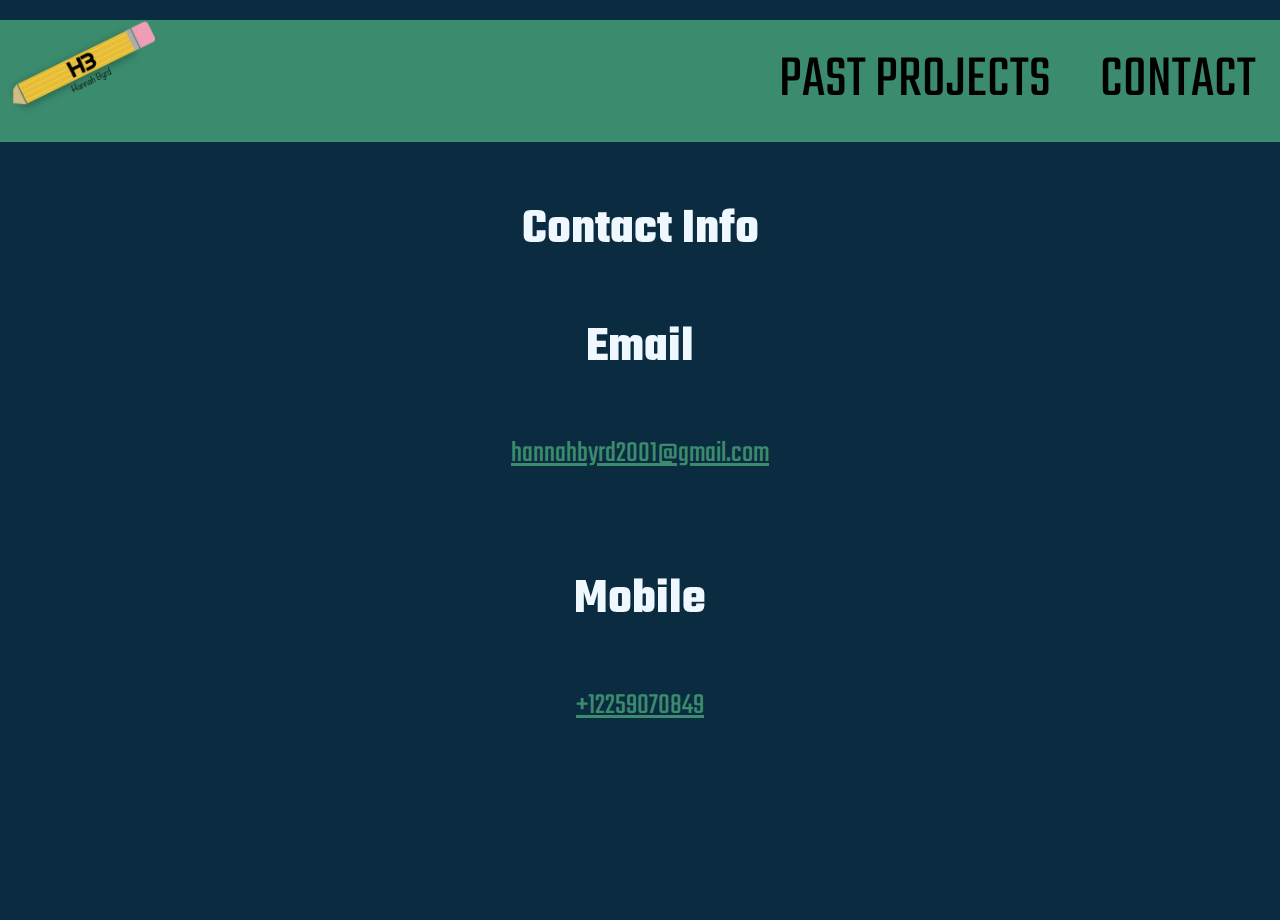
<file: contact.html>
<!doctype html>
<html class="no-js" lang="en">

<head>
  <meta charset="utf-8">
  <title>HNB Portfolio</title>
  <meta name="Portfolio" content="Site is my Portfolio">
  <meta name="viewport" content="width=device-width, initial-scale=1">

  <meta property="og:title" content="">
  <meta property="og:type" content="">
  <meta property="og:url" content="">
  <meta property="og:image" content="">

  <link rel="manifest" href="site.webmanifest">
  <link rel="apple-touch-icon" href="icon.png">
  <!-- Place favicon.ico in the root directory -->

  <link rel="stylesheet" href="css/normalize.css">
  <link rel="stylesheet" href="css/main.css">

  <meta name="theme-color" content="#fafafa">
  <link rel="preconnect" href="https://fonts.googleapis.com">
<link rel="preconnect" href="https://fonts.gstatic.com" crossorigin>
<link href="https://fonts.googleapis.com/css2?family=Shadows+Into+Light&family=Teko:wght@400;500;700&display=swap" rel="stylesheet">
</head>

<body>
  <!-- Place your site's HTML here -->
  <!-- nav bar starts her -->
  <header class="port-head">
    <a href="./index.html"><img class="port-logo" src="./img/hbpencilnobg.png" alt="my brand logo"></a>
    <nav class="port-main-nav">
      <div class="dropdown">
        <button class="dropbtn hvr-rectangle-out">Past Projects</button>
        <div class="dropdown-content">
          <a href="./Prev work pages/tshirt.html">T-shirt</a>
          <a href="./Prev work pages/letterhead.html">Letterhead</a>
          <a href="./Prev work pages/brochure.html">Brochure</a>
          <a href="./Prev work pages/photo.html">Photography</a>
          <a href="./Prev work pages/cameraplanet.html">Stop Motion</a>
          <a href="./Prev work pages/sound.html">Sound</a>
        </div>
      </div>
      <a class="port-links hvr-rectangle-out"href="./contact.html">Contact</a>
    </nav>
  <!-- main nav bar end -->

  <!-- mobile nav -->
  <div class="port-monav-wrapper">
    <a href="javascript:void(0);" class="icon" onclick="myFunction()">
      MENU
    </a>
    <nav id="links" class="port-mobile-nav">
      <a href="./work.html">Previous work</a>
      <a href="../project3/Prev work pages/cameraplanet.html">Stop Motion</a>
      <a href="../project3/Prev work pages/sound.html">Sound</a>
      <a href="./contact.html">Contact</a>
    </nav>
  </div>
</header>
  <!-- mobile nav end -->

<h1> Contact Info</h1>
<div class="port-emailsec">
  <h2> Email</h2>
  <a  class="port-contact" href="mailto:hannahbyrd2001@gmail.com">hannahbyrd2001@gmail.com</a>
</div>

<div class="port-phonesec">
  <h2> Mobile</h2>
  <a  class="port-contact"href="tel:+12259070849">+12259070849</a>
</div>

  <script src="js/main.js"></script>
</body>

</html>
<!-- t-shirt/animation, brochure, letterhead, soundscape, birdgif -->
</file>
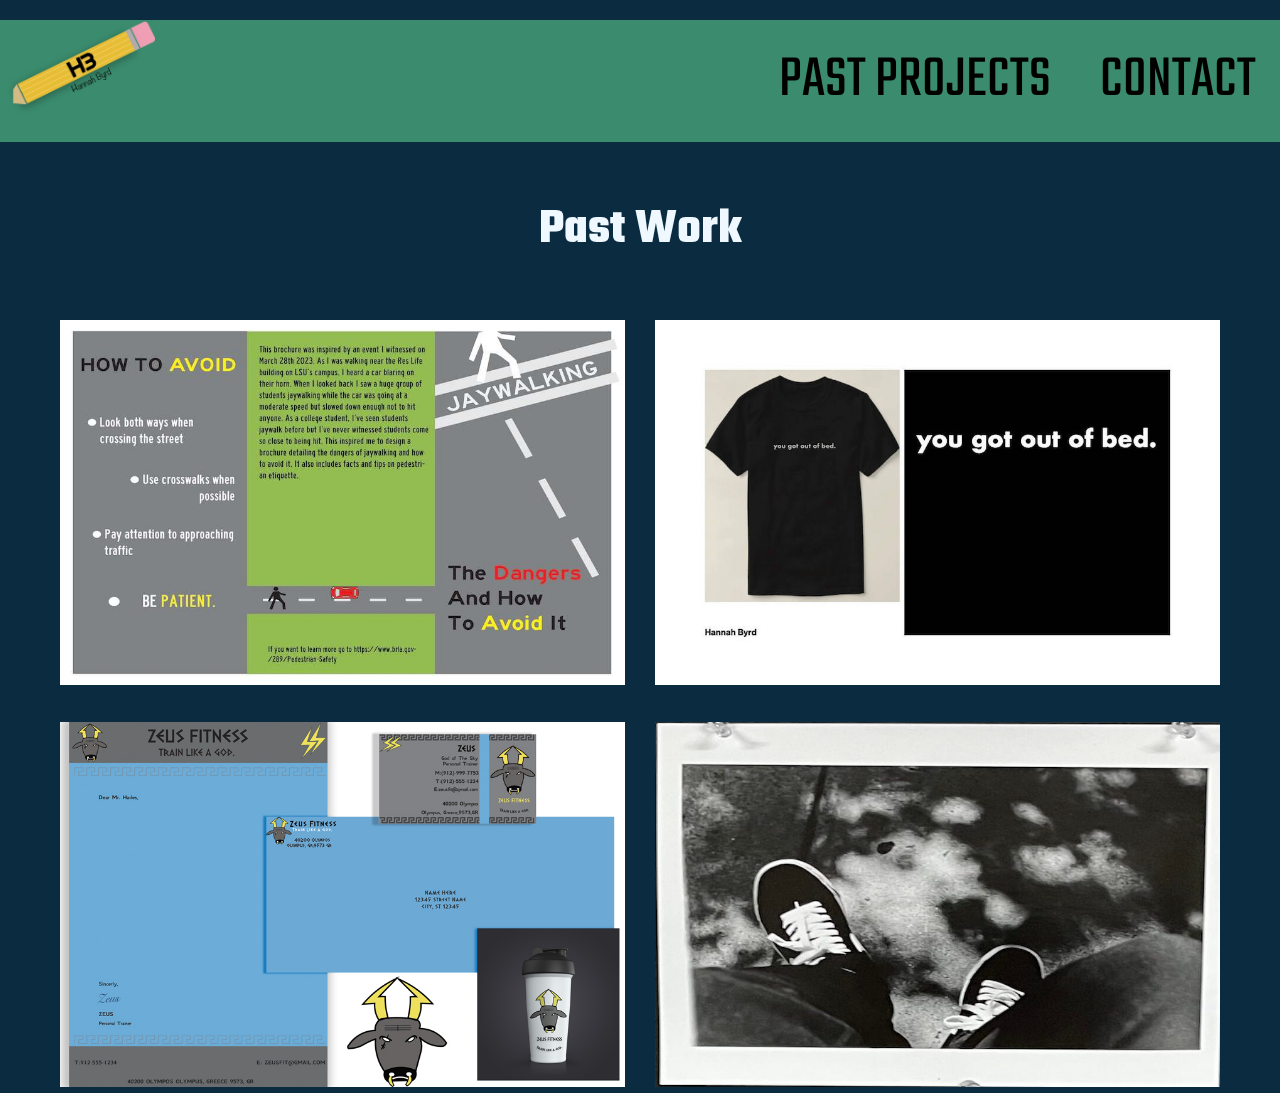
<file: work.html>
<!doctype html>
<html class="no-js" lang="en">

<head>
  <meta charset="utf-8">
  <title>HNB Portfolio</title>
  <meta name="Portfolio" content="Site is my Portfolio">
  <meta name="viewport" content="width=device-width, initial-scale=1">

  <meta property="og:title" content="">
  <meta property="og:type" content="">
  <meta property="og:url" content="">
  <meta property="og:image" content="">

  <link rel="manifest" href="site.webmanifest">
  <link rel="apple-touch-icon" href="icon.png">
  <!-- Place favicon.ico in the root directory -->

  <link rel="stylesheet" href="css/normalize.css">
  <link rel="stylesheet" href="css/main.css">

  <meta name="theme-color" content="#fafafa">
  <link rel="preconnect" href="https://fonts.googleapis.com">
<link rel="preconnect" href="https://fonts.gstatic.com" crossorigin>
<link href="https://fonts.googleapis.com/css2?family=Shadows+Into+Light&family=Teko:wght@400;500;700&display=swap" rel="stylesheet">
</head>

<body>
  <!-- Place your site's HTML here -->
  <!-- nav bar starts her -->
  <header class="port-head">
    <a href="./index.html"><img class="port-logo" src="./img/hbpencilnobg.png" alt="my brand logo"></a>
    <nav class="port-main-nav">
      <div class="dropdown">
        <a href="./work.html" class="dropbtn hvr-rectangle-out">Past Projects</a>
        <div class="dropdown-content">
          <a href="./Prev work pages/tshirt.html">T-shirt</a>
          <a href="./Prev work pages/letterhead.html">Letterhead</a>
          <a href="./Prev work pages/brochure.html">Brochure</a>
          <a href="./Prev work pages/photo.html">Photography</a>
          <a href="./Prev work pages/cameraplanet.html">Stop Motion</a>
          <a href="./Prev work pages/sound.html">Sound</a>
        </div>
      </div>
      <a class="port-links hvr-rectangle-out"href="./contact.html">Contact</a>
    </nav>
  <!-- main nav bar end -->

  <!-- mobile nav -->
  <div class="port-monav-wrapper">
    <a href="javascript:void(0);" class="icon" onclick="myFunction()">
      MENU
    </a>
    <nav id="links" class="port-mobile-nav">
      <a href="./work.html">Previous work</a>
      <a href="../project3/Prev work pages/cameraplanet.html">Stop Motion</a>
      <a href="../project3/Prev work pages/sound.html">Sound</a>
      <a href="./contact.html">Contact</a>
    </nav>
  </div>
</header>
  <!-- mobile nav end -->

  <h1>past work</h1>
<ul class="port-gallery">
    <li>
      <a class="port-wrapper"href="./Prev work pages/brochure.html">
        <div class="port-galimgs">
          <img src="./img/JWBROCHUREf_Outside.jpg" alt="">
          <div class="port-olay-content">
            <div class="port-olay-txt">Brochure</div>
          </div>
      </div>
    </a>
    </li>
    <li>
      <a class="port-wrapper"href="./Prev work pages/tshirt.html">
        <div class="port-galimgs">
          <img src="./img/Merch_Byrd (1).jpg" alt="">
            <div class="port-olay-content">
              <div class="port-olay-txt">Mantra Merch</div>
          </div>
        </div>
      </a>
    </li>
    <li>
      <a class="port-wrapper"href="./Prev work pages/letterhead.html">
        <div class="port-galimgs">
            <img src="./img/mockup.jpg" alt="">
            <div class="port-olay-content">
              <div class="port-olay-txt">Historical Identity Stationary</div>
          </div>
        </div>
      </a>
    </li>
    <li>
      <a class="port-wrapper"href="./Prev work pages/photo.html">
        <div class="port-galimgs">
        <img src="./img/shoes900.jpeg" alt="">
        <div class="port-olay-content">
          <div class="port-olay-txt">Photography</div>
      </div>
      </div>
      </a>
    </li>
</ul>

  <script src="js/main.js"></script>
</body>

</html>
</file>
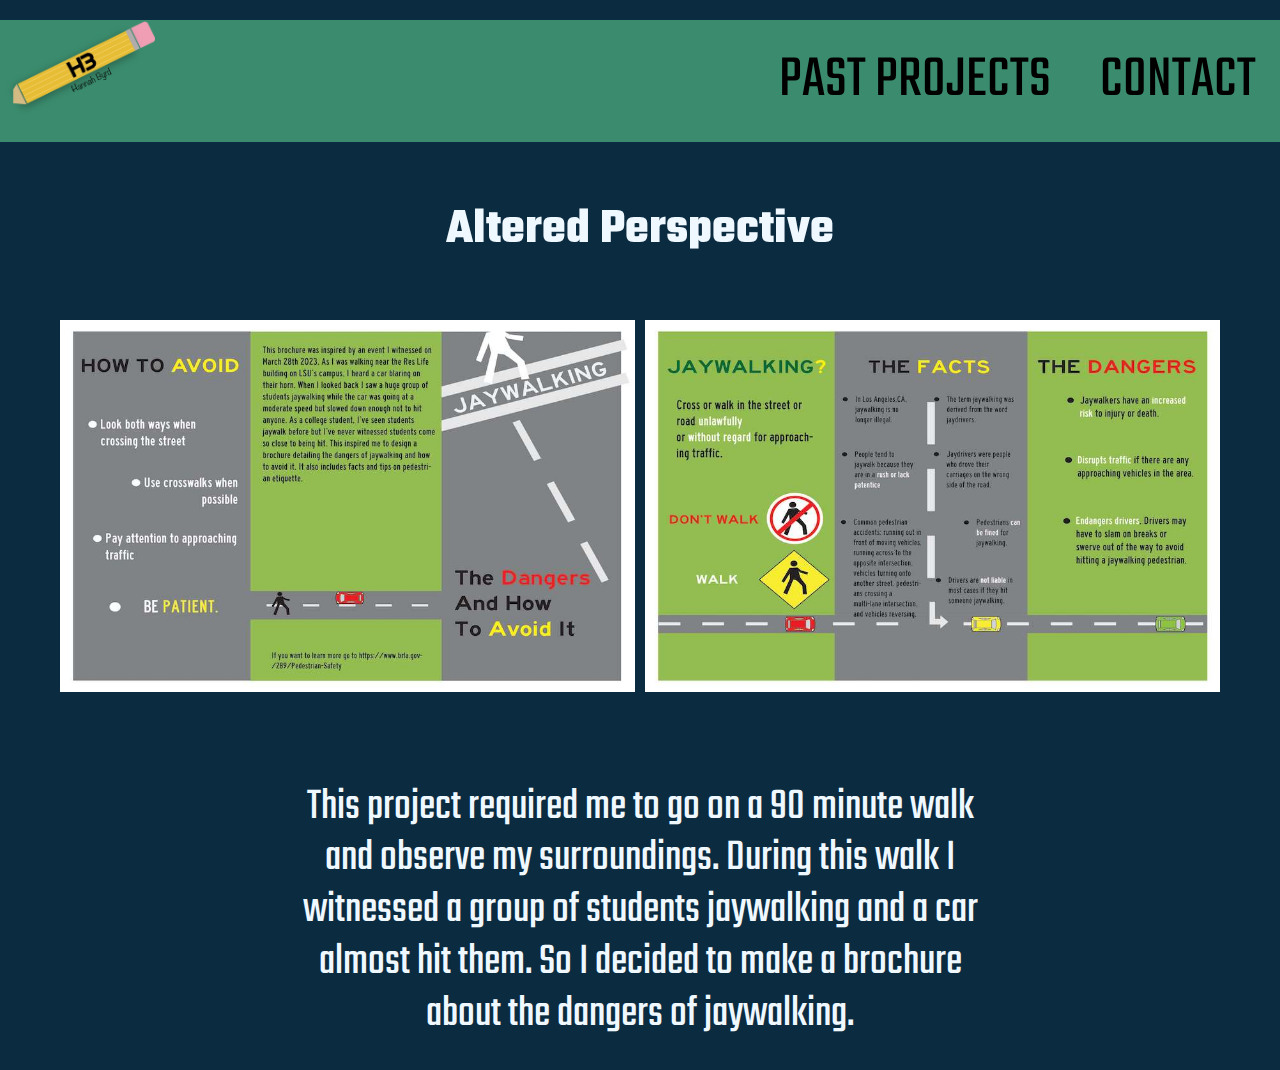
<file: Prev work pages/brochure.html>
<!doctype html>
<html class="no-js" lang="en">

<head>
  <meta charset="utf-8">
  <title>HNB Portfolio</title>
  <meta name="Portfolio" content="Site is my Portfolio">
  <meta name="viewport" content="width=device-width, initial-scale=1">

  <meta property="og:title" content="">
  <meta property="og:type" content="">
  <meta property="og:url" content="">
  <meta property="og:image" content="">

  <link rel="manifest" href="site.webmanifest">
  <link rel="apple-touch-icon" href="icon.png">
  <!-- Place favicon.ico in the root directory -->

  <link rel="stylesheet" href="../css/normalize.css">
  <link rel="stylesheet" href="../css/main.css">

  <meta name="theme-color" content="#fafafa">
  <link rel="preconnect" href="https://fonts.googleapis.com">
<link rel="preconnect" href="https://fonts.gstatic.com" crossorigin>
<link href="https://fonts.googleapis.com/css2?family=Shadows+Into+Light&family=Teko:wght@400;500;700&display=swap" rel="stylesheet">
</head>

<body>
  <!-- Place your site's HTML here -->
  <!-- nav bar starts her -->
  <header class="port-head">
    <a href="../index.html"><img class="port-logo" src="../img/hbpencilnobg.png" alt="my brand logo"></a>
    <nav class="port-main-nav">
      <div class="dropdown">
        <a href="../work.html" class="dropbtn hvr-rectangle-out">Past Projects</a>
        <div class="dropdown-content">
          <a href="./tshirt.html">T-shirt</a>
          <a href="./letterhead.html">Letterhead</a>
          <a href="./brochure.html">Brochure</a>
          <a href="./photo.html">Photography</a>
          <a href="./cameraplanet.html">Stop Motion</a>
          <a href="./sound.html">Sound</a>
        </div>
      </div>
      <a class="port-links hvr-rectangle-out"href="../contact.html">Contact</a>
    </nav>
  <!-- main nav bar end -->

  <!-- mobile nav -->
  <div class="port-monav-wrapper">
    <a href="javascript:void(0);" class="icon" onclick="myFunction()">
      MENU
    </a>
    <nav id="links" class="port-mobile-nav">
      <a href="../work.html">Previous work</a>
      <a href="./cameraplanet.html">Stop Motion</a>
      <a href="./sound.html">Sound</a>
      <a href="../contact.html">Contact</a>
    </nav>
  </div>
</header>
  <!-- mobile nav end -->

  <h1> Altered Perspective</h1>
<div class="port-broimg">
  <img src="../img/JWBROCHUREf_Outside.jpg" alt="">
  <img src="../img/JWBROCHUREf_inside .jpg" alt="">
</div>
<div class="port-brotext">
  <p>This project required me to go on a 90 minute walk and observe my surroundings. During this walk I witnessed a group of students jaywalking and a car almost hit them. So I decided to make a brochure about the dangers of jaywalking.</p>
</div>
  <script src="../js/main.js"></script>
</body>

</html>
</file>
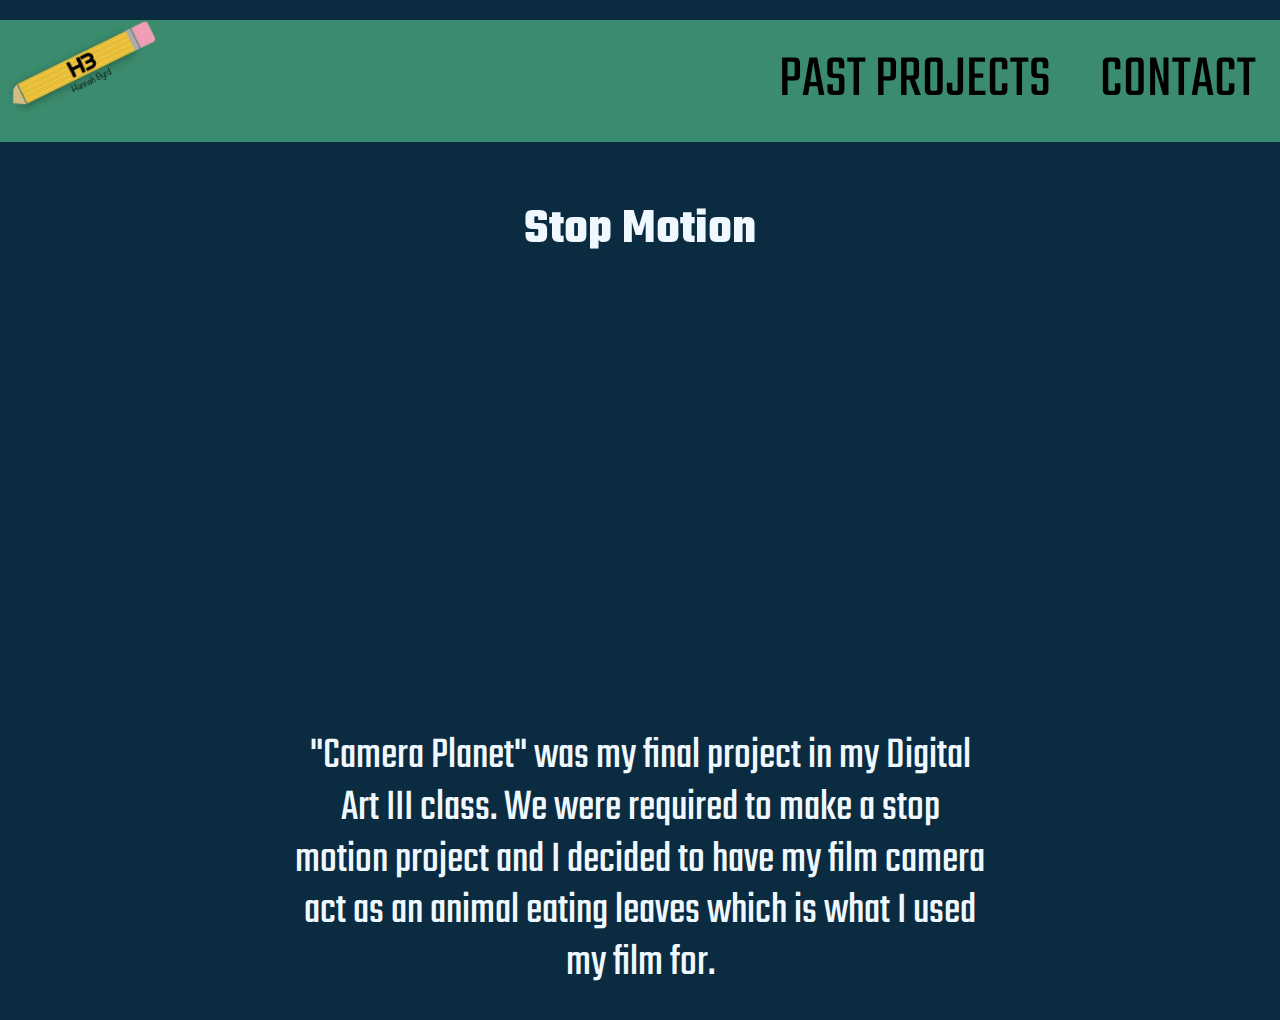
<file: Prev work pages/cameraplanet.html>
<!doctype html>
<html class="no-js" lang="en">

<head>
  <meta charset="utf-8">
  <title>HNB Portfolio</title>
  <meta name="Portfolio" content="Site is my Portfolio">
  <meta name="viewport" content="width=device-width, initial-scale=1">

  <meta property="og:title" content="">
  <meta property="og:type" content="">
  <meta property="og:url" content="">
  <meta property="og:image" content="">

  <link rel="manifest" href="site.webmanifest">
  <link rel="apple-touch-icon" href="icon.png">
  <!-- Place favicon.ico in the root directory -->

  <link rel="stylesheet" href="../css/normalize.css">
  <link rel="stylesheet" href="../css/main.css">

  <meta name="theme-color" content="#fafafa">
  <link rel="preconnect" href="https://fonts.googleapis.com">
<link rel="preconnect" href="https://fonts.gstatic.com" crossorigin>
<link href="https://fonts.googleapis.com/css2?family=Shadows+Into+Light&family=Teko:wght@400;500;700&display=swap" rel="stylesheet">
</head>

<body>
  <!-- Place your site's HTML here -->
  <!-- nav bar starts her -->
  <header class="port-head">
    <a href="../index.html"><img class="port-logo" src="../img/hbpencilnobg.png" alt="my brand logo"></a>
    <nav class="port-main-nav">
      <div class="dropdown">
        <a href="../work.html" class="dropbtn hvr-rectangle-out">Past Projects</a>
        <div class="dropdown-content">
          <a href="./tshirt.html">T-shirt</a>
          <a href="./letterhead.html">Letterhead</a>
          <a href="./brochure.html">Brochure</a>
          <a href="./photo.html">Photography</a>
          <a href="./cameraplanet.html">Stop Motion</a>
          <a href="./sound.html">Sound</a>
        </div>
      </div>
      <a class="port-links hvr-rectangle-out"href="../contact.html">Contact</a>
    </nav>
  <!-- main nav bar end -->

  <!-- mobile nav -->
  <div class="port-monav-wrapper">
    <a href="javascript:void(0);" class="icon" onclick="myFunction()">
      MENU
    </a>
    <nav id="links" class="port-mobile-nav">
      <a href="../work.html">Previous work</a>
      <a href="./cameraplanet.html">Stop Motion</a>
      <a href="./sound.html">Sound</a>
      <a href="../contact.html">Contact</a>
    </nav>
  </div>
</header>
  <!-- mobile nav end -->

 <h1>Stop Motion</h1>
  <div class="port-camplan">
    <iframe width="560" height="315" src="https://www.youtube.com/embed/jkhDJwNpuoU" title="YouTube video player" frameborder="0" allow="accelerometer; autoplay; clipboard-write; encrypted-media; gyroscope; picture-in-picture; web-share" allowfullscreen></iframe>
  </div>
  <div class="port-camplantext">
    <p>"Camera Planet" was my final project in my Digital Art III class. We were required to make a stop motion project and I decided to have my film camera act as an animal eating leaves which is what I used my film for.</p>
  </div>

  <script src="../js/main.js"></script>
</body>

</html>
</file>
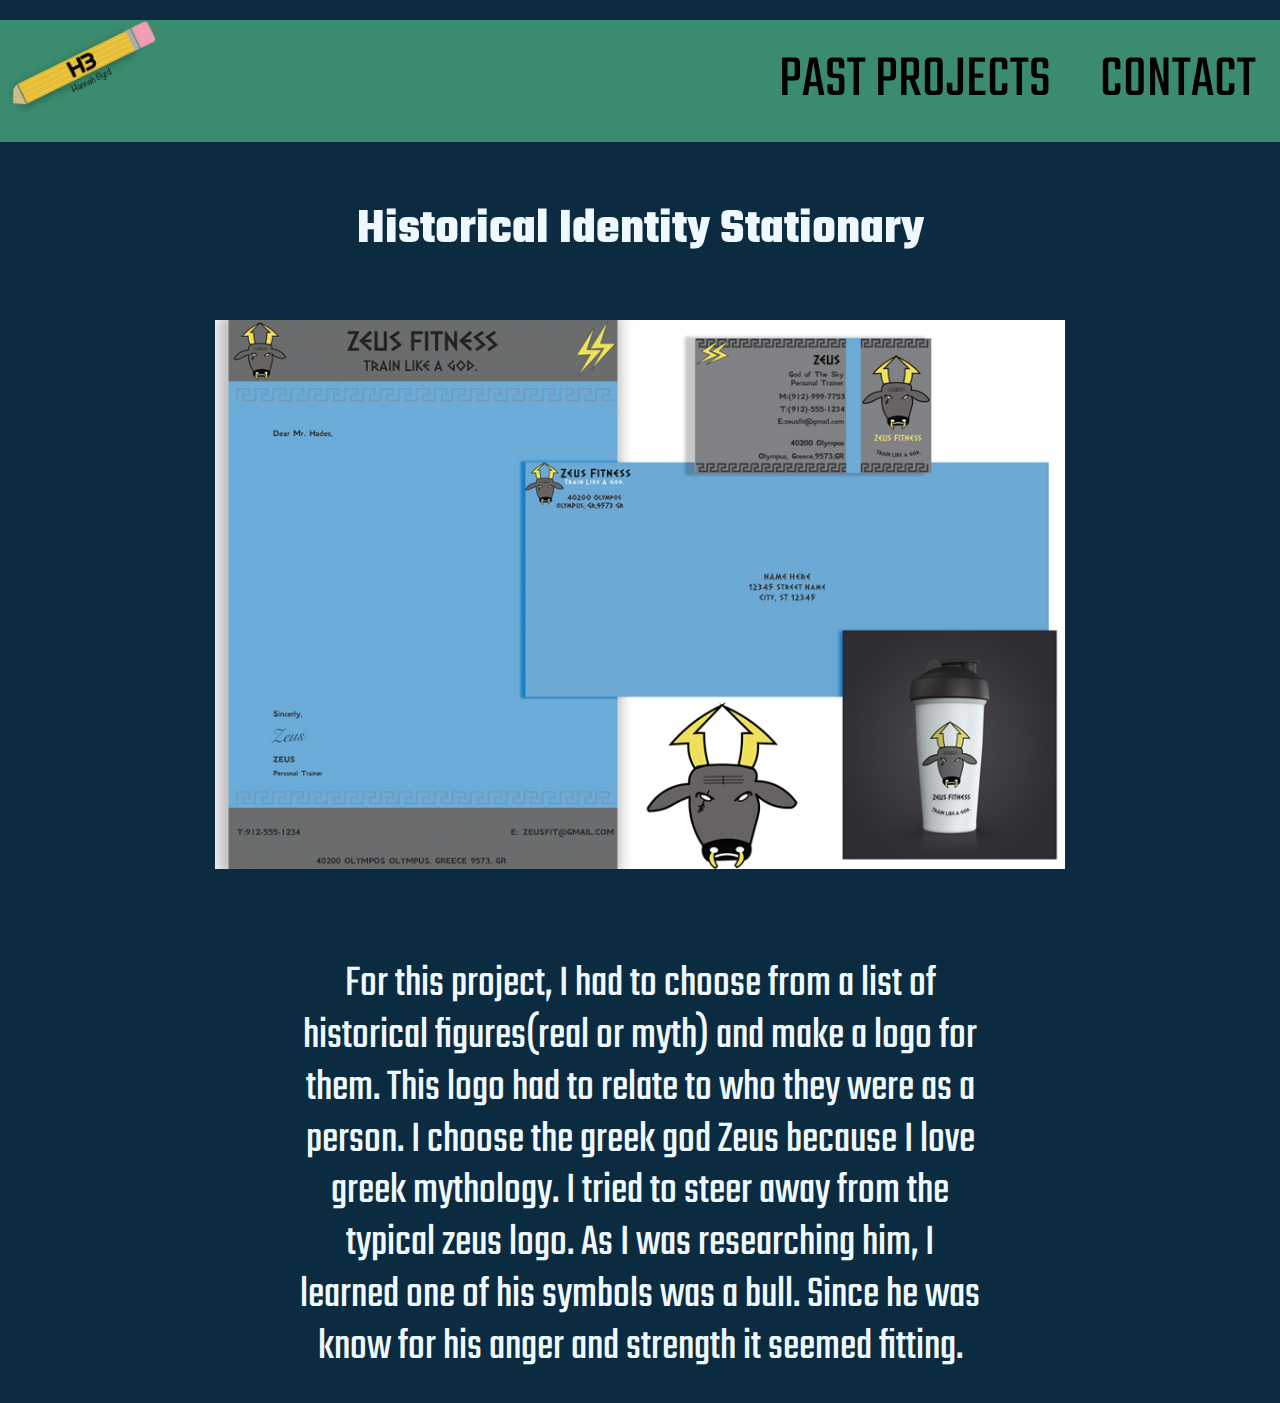
<file: Prev work pages/letterhead.html>
<!doctype html>
<html class="no-js" lang="en">

<head>
  <meta charset="utf-8">
  <title>HNB Portfolio</title>
  <meta name="Portfolio" content="Site is my Portfolio">
  <meta name="viewport" content="width=device-width, initial-scale=1">

  <meta property="og:title" content="">
  <meta property="og:type" content="">
  <meta property="og:url" content="">
  <meta property="og:image" content="">

  <link rel="manifest" href="site.webmanifest">
  <link rel="apple-touch-icon" href="icon.png">
  <!-- Place favicon.ico in the root directory -->

  <link rel="stylesheet" href="../css/normalize.css">
  <link rel="stylesheet" href="../css/main.css">

  <meta name="theme-color" content="#fafafa">
  <link rel="preconnect" href="https://fonts.googleapis.com">
<link rel="preconnect" href="https://fonts.gstatic.com" crossorigin>
<link href="https://fonts.googleapis.com/css2?family=Shadows+Into+Light&family=Teko:wght@400;500;700&display=swap" rel="stylesheet">
</head>

<body>
  <!-- Place your site's HTML here -->
  <!-- nav bar starts her -->
  <header class="port-head">
    <a href="../index.html"><img class="port-logo" src="../img/hbpencilnobg.png" alt="my brand logo"></a>
    <nav class="port-main-nav">
      <div class="dropdown">
        <a href="../work.html" class="dropbtn hvr-rectangle-out">Past Projects</a>
        <div class="dropdown-content">
          <a href="./tshirt.html">T-shirt</a>
          <a href="./letterhead.html">Letterhead</a>
          <a href="./brochure.html">Brochure</a>
          <a href="./photo.html">Photography</a>
          <a href="./cameraplanet.html">Stop Motion</a>
          <a href="./sound.html">Sound</a>
        </div>
      </div>
      <a class="port-links hvr-rectangle-out"href="../contact.html">Contact</a>
    </nav>
  <!-- main nav bar end -->

  <!-- mobile nav -->
  <div class="port-monav-wrapper">
    <a href="javascript:void(0);" class="icon" onclick="myFunction()">
      MENU
    </a>
    <nav id="links" class="port-mobile-nav">
      <a href="../work.html">Previous work</a>
      <a href="./cameraplanet.html">Stop Motion</a>
      <a href="./sound.html">Sound</a>
      <a href="../contact.html">Contact</a>
    </nav>
  </div>
</header>
  <!-- mobile nav end -->

  <h1>historical identity stationary</h1>
  <div class="port-letterimg">
    <img src="../img/mockup.jpg" alt="">
  </div>
<div class="port-textlh">
  <p>For this project, I had to choose from a list of historical figures(real or myth) and make a logo for them. This logo had to relate to who they were as a person. I choose the greek god Zeus because I love greek mythology. I tried to steer away from the typical zeus logo. As I was researching him, I learned one of his symbols was a bull. Since he was know for his anger and strength it seemed fitting.</p>
</div>
  <script src="../js/main.js"></script>
</body>

</html>
</file>
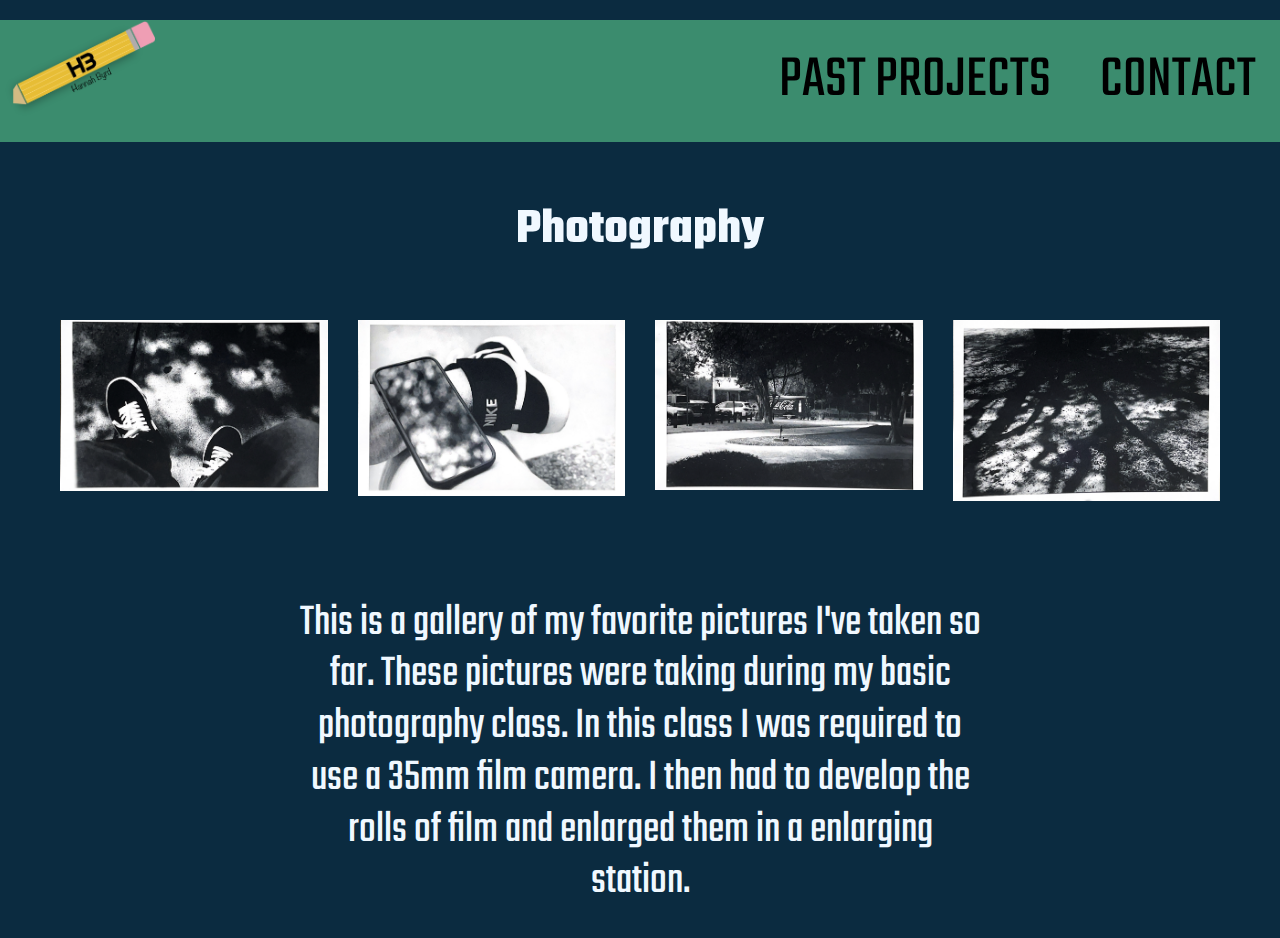
<file: Prev work pages/photo.html>
<!doctype html>
<html class="no-js" lang="en">

<head>
  <meta charset="utf-8">
  <title>HNB Portfolio</title>
  <meta name="Portfolio" content="Site is my Portfolio">
  <meta name="viewport" content="width=device-width, initial-scale=1">

  <meta property="og:title" content="">
  <meta property="og:type" content="">
  <meta property="og:url" content="">
  <meta property="og:image" content="">

  <link rel="manifest" href="site.webmanifest">
  <link rel="apple-touch-icon" href="icon.png">
  <!-- Place favicon.ico in the root directory -->

  <link rel="stylesheet" href="../css/normalize.css">
  <link rel="stylesheet" href="../css/main.css">

  <meta name="theme-color" content="#fafafa">
  <link rel="preconnect" href="https://fonts.googleapis.com">
<link rel="preconnect" href="https://fonts.gstatic.com" crossorigin>
<link href="https://fonts.googleapis.com/css2?family=Shadows+Into+Light&family=Teko:wght@400;500;700&display=swap" rel="stylesheet">
</head>

<body>
  <!-- Place your site's HTML here -->
  <!-- nav bar starts her -->
  <header class="port-head">
    <a href="../index.html"><img class="port-logo" src="../img/hbpencilnobg.png" alt="my brand logo"></a>
    <nav class="port-main-nav">
      <div class="dropdown">
        <a href="../work.html" class="dropbtn hvr-rectangle-out">Past Projects</a>
        <div class="dropdown-content">
          <a href="./tshirt.html">T-shirt</a>
          <a href="./letterhead.html">Letterhead</a>
          <a href="./brochure.html">Brochure</a>
          <a href="./photo.html">Photography</a>
          <a href="./cameraplanet.html">Stop Motion</a>
          <a href="./sound.html">Sound</a>
        </div>
      </div>
      <a class="port-links hvr-rectangle-out"href="../contact.html">Contact</a>
    </nav>
  <!-- main nav bar end -->

  <!-- mobile nav -->
  <div class="port-monav-wrapper">
    <a href="javascript:void(0);" class="icon" onclick="myFunction()">
      MENU
    </a>
    <nav id="links" class="port-mobile-nav">
      <a href="../work.html">Previous work</a>
      <a href="./cameraplanet.html">Stop Motion</a>
      <a href="./sound.html">Sound</a>
      <a href="../contact.html">Contact</a>
    </nav>
  </div>
</header>
  <!-- mobile nav end -->

  <h1>Photography</h1>
  <div class="port-shoeimg">
    <!-- <img src="../img/shoes900.jpeg" alt=""> -->
  </div>
  <ul class="port-photogal">
    <li>
      <img src="../img/IMG_91C3FFA283D5-1.jpeg" alt="">
    </li>
    <li>
      <img src="../img/IMG_C1F92F32D21C-1.jpeg" alt="">
    </li>
    <li>
      <img src="../img/IMG_ABDD824E0E1B-1.jpeg" alt="">
    </li>
    <li>
      <img src="../img/IMG_D9B829976149-1.jpeg" alt="">
    </li>

  </ul>
  <div class="port-phototext">
      <p>This is a gallery of my favorite pictures I've taken so far. These pictures were taking during my basic photography class. In this class I was required to use a 35mm film camera. I then had to develop the rolls of film and enlarged them in a enlarging station.</p>
  </div>

  <script src="../js/main.js"></script>
</body>

</html>
</file>
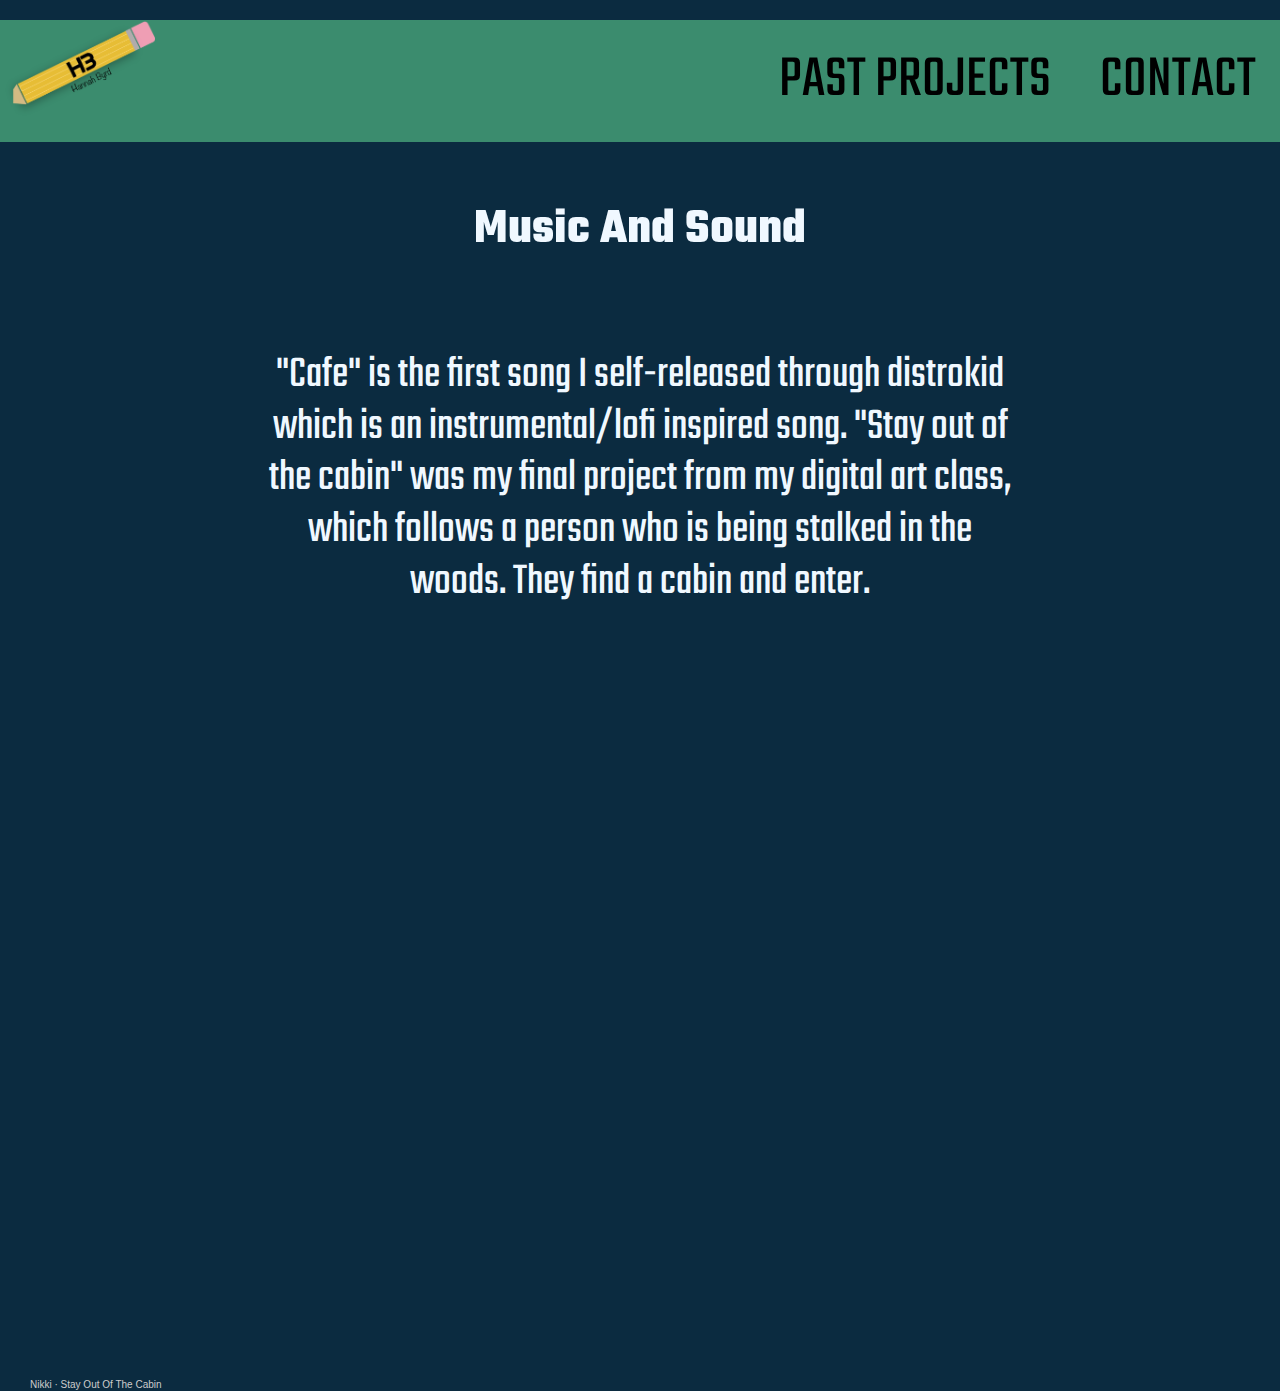
<file: Prev work pages/sound.html>
<!doctype html>
<html class="no-js" lang="en">

<head>
  <meta charset="utf-8">
  <title>HNB Portfolio</title>
  <meta name="Portfolio" content="Site is my Portfolio">
  <meta name="viewport" content="width=device-width, initial-scale=1">

  <meta property="og:title" content="">
  <meta property="og:type" content="">
  <meta property="og:url" content="">
  <meta property="og:image" content="">

  <link rel="manifest" href="site.webmanifest">
  <link rel="apple-touch-icon" href="icon.png">
  <!-- Place favicon.ico in the root directory -->

  <link rel="stylesheet" href="../css/normalize.css">
  <link rel="stylesheet" href="../css/main.css">

  <meta name="theme-color" content="#fafafa">
  <link rel="preconnect" href="https://fonts.googleapis.com">
<link rel="preconnect" href="https://fonts.gstatic.com" crossorigin>
<link href="https://fonts.googleapis.com/css2?family=Shadows+Into+Light&family=Teko:wght@400;500;700&display=swap" rel="stylesheet">
</head>

<body>
  <!-- Place your site's HTML here -->
  <!-- nav bar starts her -->
  <header class="port-head">
    <a href="../index.html"><img class="port-logo" src="../img/hbpencilnobg.png" alt="my brand logo"></a>
    <nav class="port-main-nav">
      <div class="dropdown">
        <a href="../work.html" class="dropbtn hvr-rectangle-out">Past Projects</a>
        <div class="dropdown-content">
          <a href="./tshirt.html">T-shirt</a>
          <a href="./letterhead.html">Letterhead</a>
          <a href="./brochure.html">Brochure</a>
          <a href="./photo.html">Photography</a>
          <a href="./cameraplanet.html">Stop Motion</a>
          <a href="./sound.html">Sound</a>
        </div>
      </div>
      <a class="port-links hvr-rectangle-out"href="../contact.html">Contact</a>
    </nav>
  <!-- main nav bar end -->

  <!-- mobile nav -->
  <div class="port-monav-wrapper">
    <a href="javascript:void(0);" class="icon" onclick="myFunction()">
      MENU
    </a>
    <nav id="links" class="port-mobile-nav">
      <a href="../work.html">Previous work</a>
      <a href="./cameraplanet.html">Stop Motion</a>
      <a href="./sound.html">Sound</a>
      <a href="../contact.html">Contact</a>
    </nav>
  </div>
</header>
  <!-- mobile nav end -->

 <h1>music and sound</h1>
 <p class="port-soundtext"> "Cafe" is the first song I self-released through distrokid which is an instrumental/lofi inspired song. "Stay out of the cabin" was my final project from my digital art class, which follows a person who is being stalked in the woods. They find a cabin and enter. </p>
  <div class="port-embedd">
    <div class="port-spot">
      <iframe style="border-radius:12px" src="https://open.spotify.com/embed/album/01JE9D1xsiOhTrXaISewZJ?utm_source=generator" width="100%" height="352" frameBorder="0" allowfullscreen="" allow="autoplay; clipboard-write; encrypted-media; fullscreen; picture-in-picture" loading="lazy"></iframe>
    </div class>
    <div class="port-sc">
      <iframe width="100%" height="166" scrolling="no" frameborder="no" allow="autoplay" src="https://w.soundcloud.com/player/?url=https%3A//api.soundcloud.com/tracks/1262922991&color=%23527071&auto_play=false&hide_related=false&show_comments=true&show_user=true&show_reposts=false&show_teaser=true"></iframe><div style="font-size: 10px; color: #cccccc;line-break: anywhere;word-break: normal;overflow: hidden;white-space: nowrap;text-overflow: ellipsis; font-family: Interstate,Lucida Grande,Lucida Sans Unicode,Lucida Sans,Garuda,Verdana,Tahoma,sans-serif;font-weight: 100;"><a href="https://soundcloud.com/birdie-nicole" title="Nikki" target="_blank" style="color: #cccccc; text-decoration: none;">Nikki</a> · <a href="https://soundcloud.com/birdie-nicole/stay-out-of-the-cabin" title="Stay Out Of The Cabin" target="_blank" style="color: #cccccc; text-decoration: none;">Stay Out Of The Cabin</a></div>
    </div>
</div>
  <script src="../js/main.js"></script>
</body>

</html>
</file>
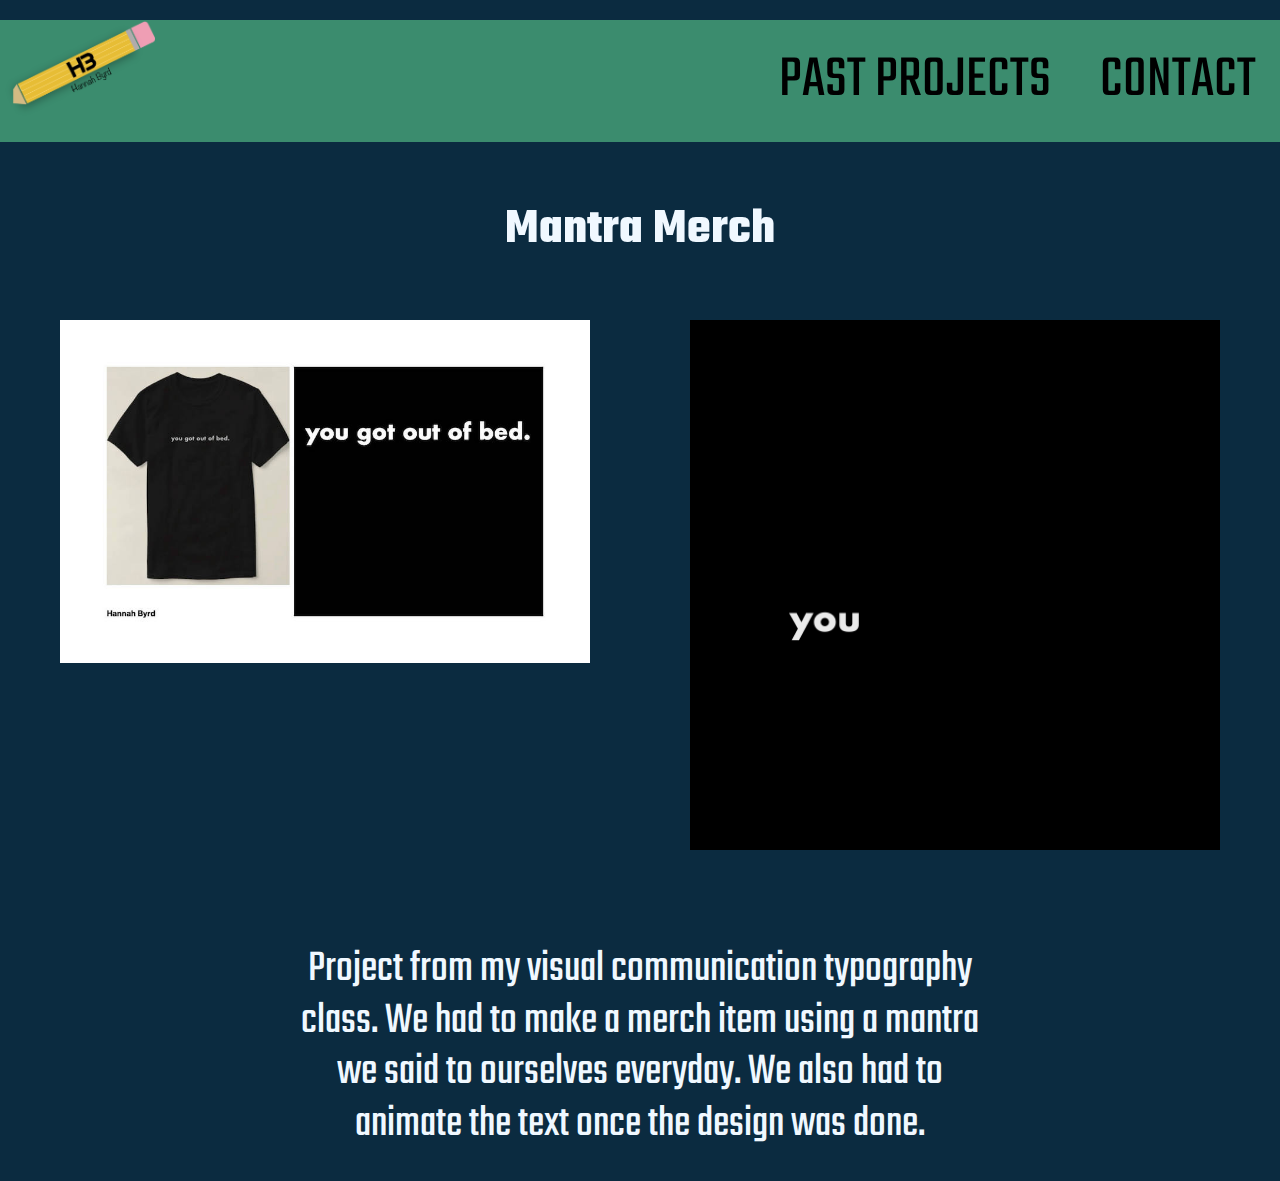
<file: Prev work pages/tshirt.html>
<!doctype html>
<html class="no-js" lang="en">

<head>
  <meta charset="utf-8">
  <title>HNB Portfolio</title>
  <meta name="Portfolio" content="Site is my Portfolio">
  <meta name="viewport" content="width=device-width, initial-scale=1">

  <meta property="og:title" content="">
  <meta property="og:type" content="">
  <meta property="og:url" content="">
  <meta property="og:image" content="">

  <link rel="manifest" href="site.webmanifest">
  <link rel="apple-touch-icon" href="icon.png">
  <!-- Place favicon.ico in the root directory -->

  <link rel="stylesheet" href="../css/normalize.css">
  <link rel="stylesheet" href="../css/main.css">

  <meta name="theme-color" content="#fafafa">
  <link rel="preconnect" href="https://fonts.googleapis.com">
<link rel="preconnect" href="https://fonts.gstatic.com" crossorigin>
<link href="https://fonts.googleapis.com/css2?family=Shadows+Into+Light&family=Teko:wght@400;500;700&display=swap" rel="stylesheet">
</head>

<body>
  <!-- Place your site's HTML here -->
  <!-- nav bar starts her -->
  <header class="port-head">
    <a href="../index.html"><img class="port-logo" src="../img/hbpencilnobg.png" alt="my brand logo"></a>
    <nav class="port-main-nav">
      <div class="dropdown">
        <a href="../work.html" class="dropbtn hvr-rectangle-out">Past Projects</a>
        <div class="dropdown-content">
          <a href="./tshirt.html">T-shirt</a>
          <a href="./letterhead.html">Letterhead</a>
          <a href="./brochure.html">Brochure</a>
          <a href="./photo.html">Photography</a>
          <a href="./cameraplanet.html">Stop Motion</a>
          <a href="./sound.html">Sound</a>
        </div>
      </div>
      <a class="port-links hvr-rectangle-out"href="../contact.html">Contact</a>
    </nav>
<!-- main nav bar end -->

  <!-- mobile nav -->
  <div class="port-monav-wrapper">
    <a href="javascript:void(0);" class="icon" onclick="myFunction()">
      MENU
    </a>
    <nav id="links" class="port-mobile-nav">
      <a href="../work.html">Previous work</a>
      <a href="./cameraplanet.html">Stop Motion</a>
      <a href="./sound.html">Sound</a>
      <a href="../contact.html">Contact</a>
    </nav>
  </div>
</header>
  <!-- mobile nav end -->

  <h1>mantra merch</h1>
  <div class="port-merchimg">
    <img src="../img/Merch_Byrd (1).jpg" alt="">
    <img class="port-gif" src="../img/youstay2_1.gif" alt="">
  </div>
  <div class="port-teetext">
    <p>Project from my visual communication typography
    class. We had to make a merch item using a mantra we said to ourselves everyday. We also had to animate the text once the design was done.</p>
  </div>

  <script src="../js/main.js"></script>
</body>

</html>
</file>
<file: css/main.css>
/* Place CSS styles here */
html, body {
    font-family: 'Teko', sans-serif;
    background-color: #0B2B40;
    width: 100%;
    height: 100%;
    color: aliceblue;
    scroll-behavior: smooth;
}

h1,
h2 {
  text-transform: capitalize;
  color: aliceblue;
  font-size: 50px;
  text-align: center;
  margin-top: 60px;
  margin-bottom: 60px;
}

p {
  font-size: 45px;
  text-align: center;
  padding: 30px;
  margin-top: 60px;
}

img{
  width: 100%;
  height: auto;
}

.port-h1 {
  text-transform: capitalize;
  color: aliceblue;
  font-size: 100px;
  margin-top: 100px;
}

.port-logo{
  max-width: 155px;

}

.port-head {
    display: flex;
    align-items: center;
    justify-content:space-between;
    text-transform: uppercase;
    background-color: #3B8C6E;
    font-size: 60px;
    margin-top: 20px;
}

.port-links {
    background-color: transparent;
    padding: 24px;
    color: black;
    text-decoration: none;
}

.port-headshot {
  max-width: 350px;
}

.port-studioroom {
  max-width: 500px;
  margin-right: 20px;
}

/* Rectangle Out for links */
.hvr-rectangle-out {
    display: inline-block;
    vertical-align: middle;
    -webkit-transform: perspective(1px) translateZ(0);
    transform: perspective(1px) translateZ(0);
    box-shadow: 0 0 1px rgba(0, 0, 0, 0);
    position: relative;
    background: #3B8C6E;
    -webkit-transition-property: color;
    transition-property: color;
    -webkit-transition-duration: 0.3s;
    transition-duration: 0.3s;
  }
  .hvr-rectangle-out:before {
    content: "";
    position: absolute;
    z-index: -1;
    top: 0;
    left: 0;
    right: 0;
    bottom: 0;
    background: #164242;
    -webkit-transform: scale(0);
    transform: scale(0);
    -webkit-transition-property: transform;
    transition-property: transform;
    -webkit-transition-duration: 0.3s;
    transition-duration: 0.3s;
    -webkit-transition-timing-function: ease-out;
    transition-timing-function: ease-out;
  }
  .hvr-rectangle-out:hover, .hvr-rectangle-out:focus, .hvr-rectangle-out:active {
    color: #89D99D;
  }
  .hvr-rectangle-out:hover:before, .hvr-rectangle-out:focus:before, .hvr-rectangle-out:active:before {
    -webkit-transform: scale(1);
    transform: scale(1);
  }

  .dropbtn {
    background-color: #3B8C6E;
    color: black;
    padding: 16px;
    font-size: 60px;
    border: none;
    cursor: pointer;
    text-transform: uppercase;
    text-decoration: none;
  }
  
  /* The container <div> - needed to position the dropdown content */
  .dropdown {
    position: relative;
    display: inline-block;
  }
  
  /* Dropdown Content (Hidden by Default) */
  .dropdown-content {
    display: none;
    position: absolute;
    background-color: #f9f9f9;
    min-width: 160px;
    box-shadow: 0px 8px 16px 0px rgba(0,0,0,0.2);
    z-index: 1;
  }
  
  /* Links in dropdown */
  .dropdown-content a {
    color: black;
    padding: 12px 16px;
    text-decoration: none;
    display: block;
  }
  
  /* Change color of dropdown links on hover */
  .dropdown-content a:hover {background-color: #f1f1f1}
  
  /* Show the dropdown menu on hover */
  .dropdown:hover .dropdown-content {
    display: block;
  }
  
  /*background color of the dropdown button when content is shown */
  .dropdown:hover .dropbtn {
    background-color: #3B8C6E;
  }

  .port-bird {

  margin-top: 50px;
  max-width: 700px;
  }

  /* Wipe on scroll */

	* {
    margin: 0;
    padding: 0;
  }
  
  .wrap {
    width: 100%;
    height: 100%;
  }
  
  .panel {
    position: relative;
    margin: auto;
    top: 0px;
    left: 0px;
    bottom: auto;
    right: auto;
    box-sizing: border-box;
    width: 100%;
    height: 100%;
    font-size: 60px;
    text-align: center;
    color: #fff;
    
    
  }

  panel.green {
    
  }
  
  .one {
    grid: repeat(3, 80px) / auto-flow;
  }
  
  .two {
      background-color: #3B8C6E;
  }
  
  .three {
      background-color: #0B2B40;
  }
  
  .four {
      background-color: #3B8C6E;
  }
  
  .top {
    height: 500px;
    font-size: 30px;
  }

/* Panels About */

.port-pan2 {
  display: flex;
  flex-direction: row;
  text-align: right;
  margin: 0 auto;
  margin-top: 60px;
  margin-left: 20px;
}

.port-pan3 {
  display: flex;
  flex-direction: row-reverse;
  text-align: left;
  margin-top: 60px ;
  margin-left: 20px;
}

.port-pan4 {
  display: flex;
  flex-direction: row;
  margin: 0 auto;
  margin-left: 20px;
}

.port-galrow1 {
  display: flex;
  text-align: center;
}

.port-galrow2 {
  display: flex;
  text-align: center;
}

/* overlay */
.port-wrapper {
  position: relative;
  display: flex;
}

.port-olay-content {
  position: absolute;
  top: 0;
  left: 0;
  width: 100%;
  height: 100%;
  font-size: 32px;
  display: flex;
  align-items: center;
  justify-content: center;
  opacity: 0;
  color: aliceblue;
  filter: drop-shadow(2px 4px 6px black);
}

.port-olay-content:hover {
  opacity: 1;
}
/* overlay end */

.port-merchimg {
  display: grid;
  grid-template-columns: 1fr 1fr;
  gap: 100px;
  max-width: 1380px;
  margin: 0 auto;
  margin-left: 60px;
  margin-right: 60px;
}

.port-broimg {
  display: grid;
  grid-template-columns: 1fr 1fr;
  gap: 10px;
  max-width: 1380px;
  margin: 0 auto;
  margin-left: 60px;
  margin-right: 60px;
}

.port-letterimg {
  display: grid;
  grid-template-columns: 1fr;
  max-width: 850px;
  margin: 0 auto;
  margin-top: 60px;
}

/* .port-shoeimg {
  display: grid;
  grid-template-columns: 1fr;
  gap: 10px;
  max-width: 850px;
  margin: 0 auto;
  margin-top: 60px;
  margin-bottom: 60px;
} */

.port-photogal {
  display: grid;
  grid-template-columns: 1fr 1fr 1fr 1fr;
  gap: 30px;
  max-width: 2000px;
  margin: 0 auto;
  margin-top: 60px;
  margin-bottom: 60px;
  margin-left: 60px;
  margin-right: 60px;
  list-style-type: none;
}

.port-gallery {
  display: grid;
  grid-template-columns: 1fr 1fr;
  gap: 30px;
  max-width: 1380px;
  margin: 0 auto;
  list-style-type: none;
  margin-left: 60px;
  margin-right: 60px;
}

.port-spot {
  margin-left: 30px;
  margin-right: 30px;
  margin-bottom: 150px;
}

.port-sc {
  margin-left: 30px;
  margin-right: 30px;
}
.port-teetext {
  max-width: 750px;
  margin: 0 auto;
  margin-top: 64px;
}

.port-textlh {
  max-width: 750px;
  margin: 0 auto;
  margin-top: 60px;
}

.port-brotext {
  max-width: 750px;
  margin: 0 auto;
  margin-top: 60px;
}

.port-phototext {
  max-width: 750px;
  margin: 0 auto;
  margin-top: 60px;
}

.port-sec2text {
  max-width: 750px;
  margin: 0 auto;
  margin-top: 60px;
}

.port-sec3text {
  max-width: 750px;
  margin: 0 auto;
  margin-top: 60px;
}

.port-camplan {
  text-align: center;
}

.port-soundtext {
  max-width: 750px;
  margin: 0 auto;
  margin-top: 60px;
  margin-bottom: 60px;
}

.port-camplantext {
  max-width: 750px;
  margin: 0 auto;
  margin-top: 60px;
}
.port-emailsec {
  margin-bottom: 100px;
}

.port-contact {
  display: flex;
  justify-content: center;
  font-size: 30px;
  color: #3B8C6E;
  margin-top: 32px;
}
/* mobile */
.port-mobile-nav {
  display: none;
  flex-direction: column;
  align-items: center;
  background-color: aliceblue;
  position: absolute;
  top: 132px;
  left: 0;
  right: 0;
  font-size: 18px;
  z-index: 1;
}

.port-mobile-nav a {
  padding: 8px;
  color: black;
}

.icon {
  color: black;
  margin-right: 10px;
}


/* mobile */
@media (max-width: 479px) {
  .port-main-nav {
    display: none;
  }
  .port-headshot,
  .port-studioroom,
  .port-bird {
    max-width: 200px;
  }

  .port-emailsec,
  .port-phonesec{
    font-size: 25px;
  }

  .port-gallery,
  .port-merchimg,
  .port-photogal {
    display: grid;
    grid-template-columns: 1fr;
  }

  .port-broimg {
    display: grid;
    grid-template-columns: 1fr;
  }

  p {
    font-size: 20px;
  }

  

}

/* tablet */

@media screen and (min-width: 480px) and (max-width: 767px) {
  .port-monav-wrapper {
    display: none;
  }
}

/* desktop */

@media (min-width: 479px) {
  .port-monav-wrapper {
    display: none;
  }
}
</file>
